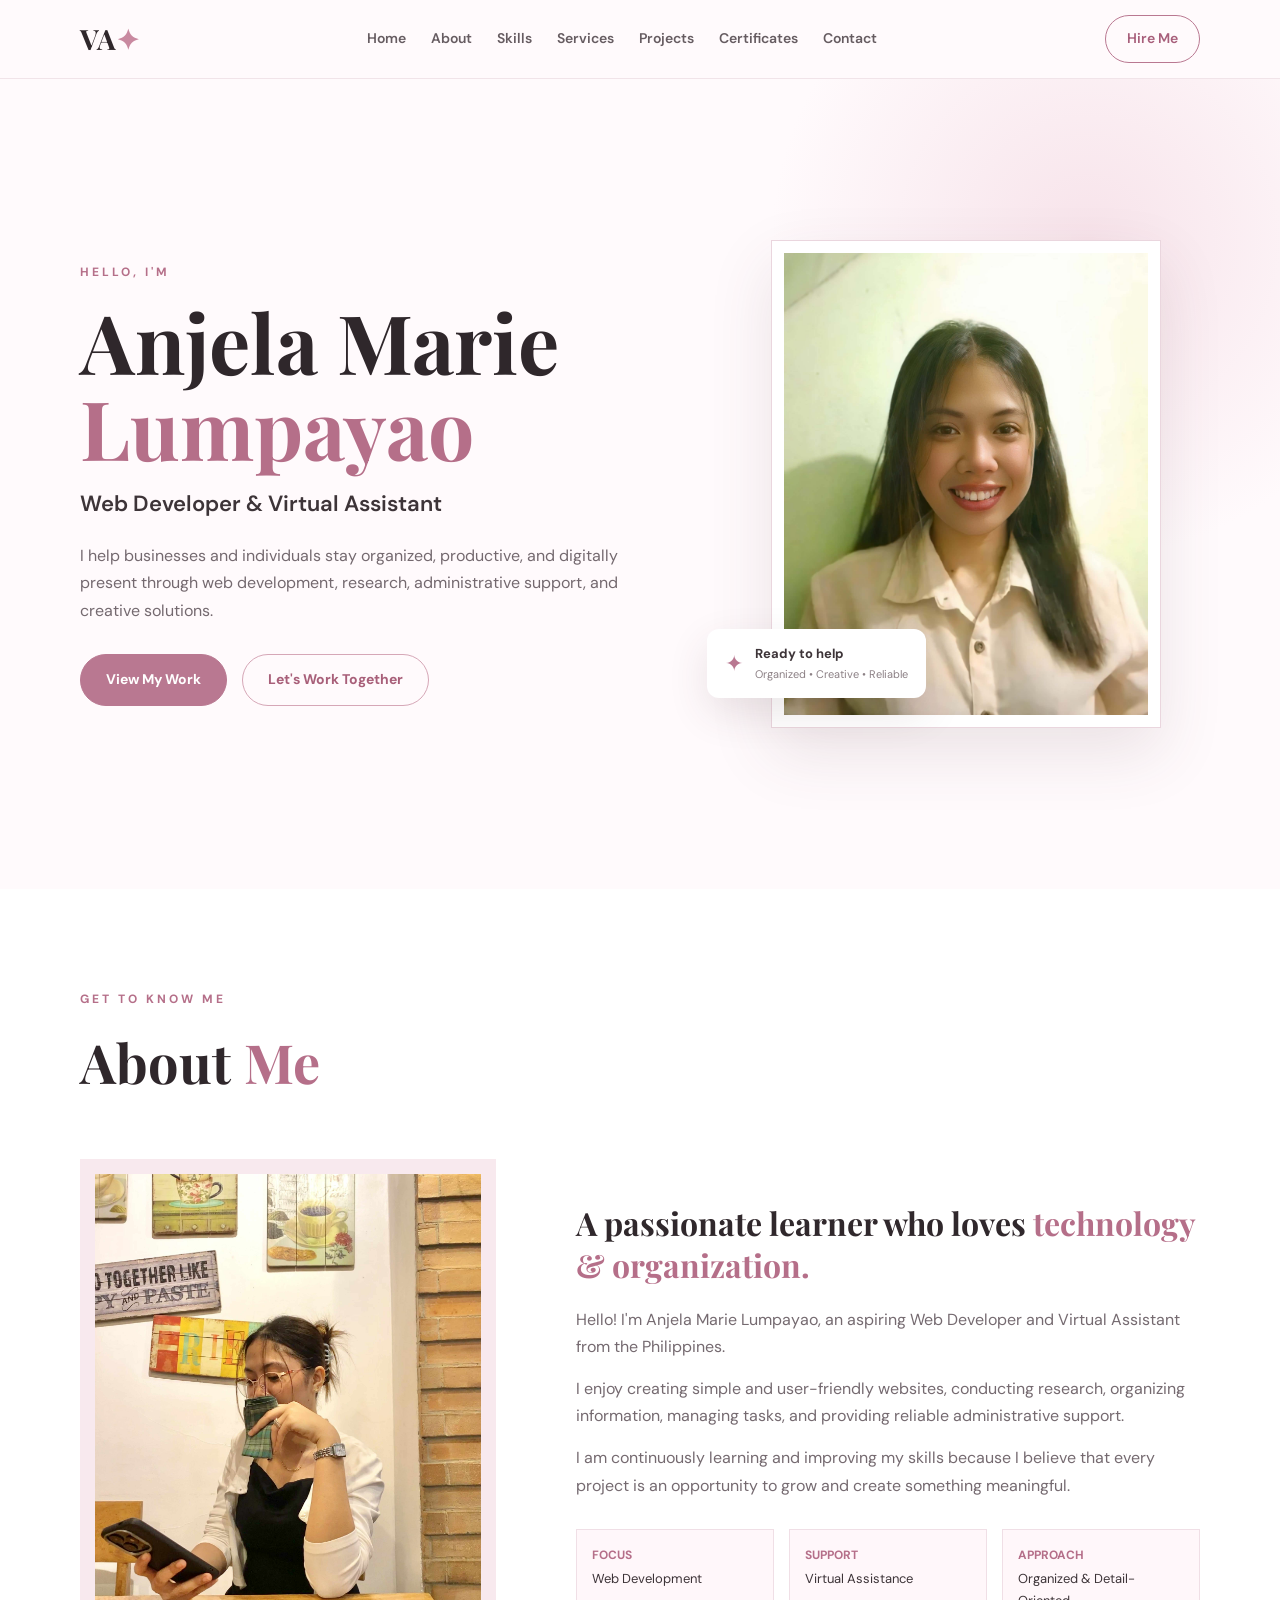
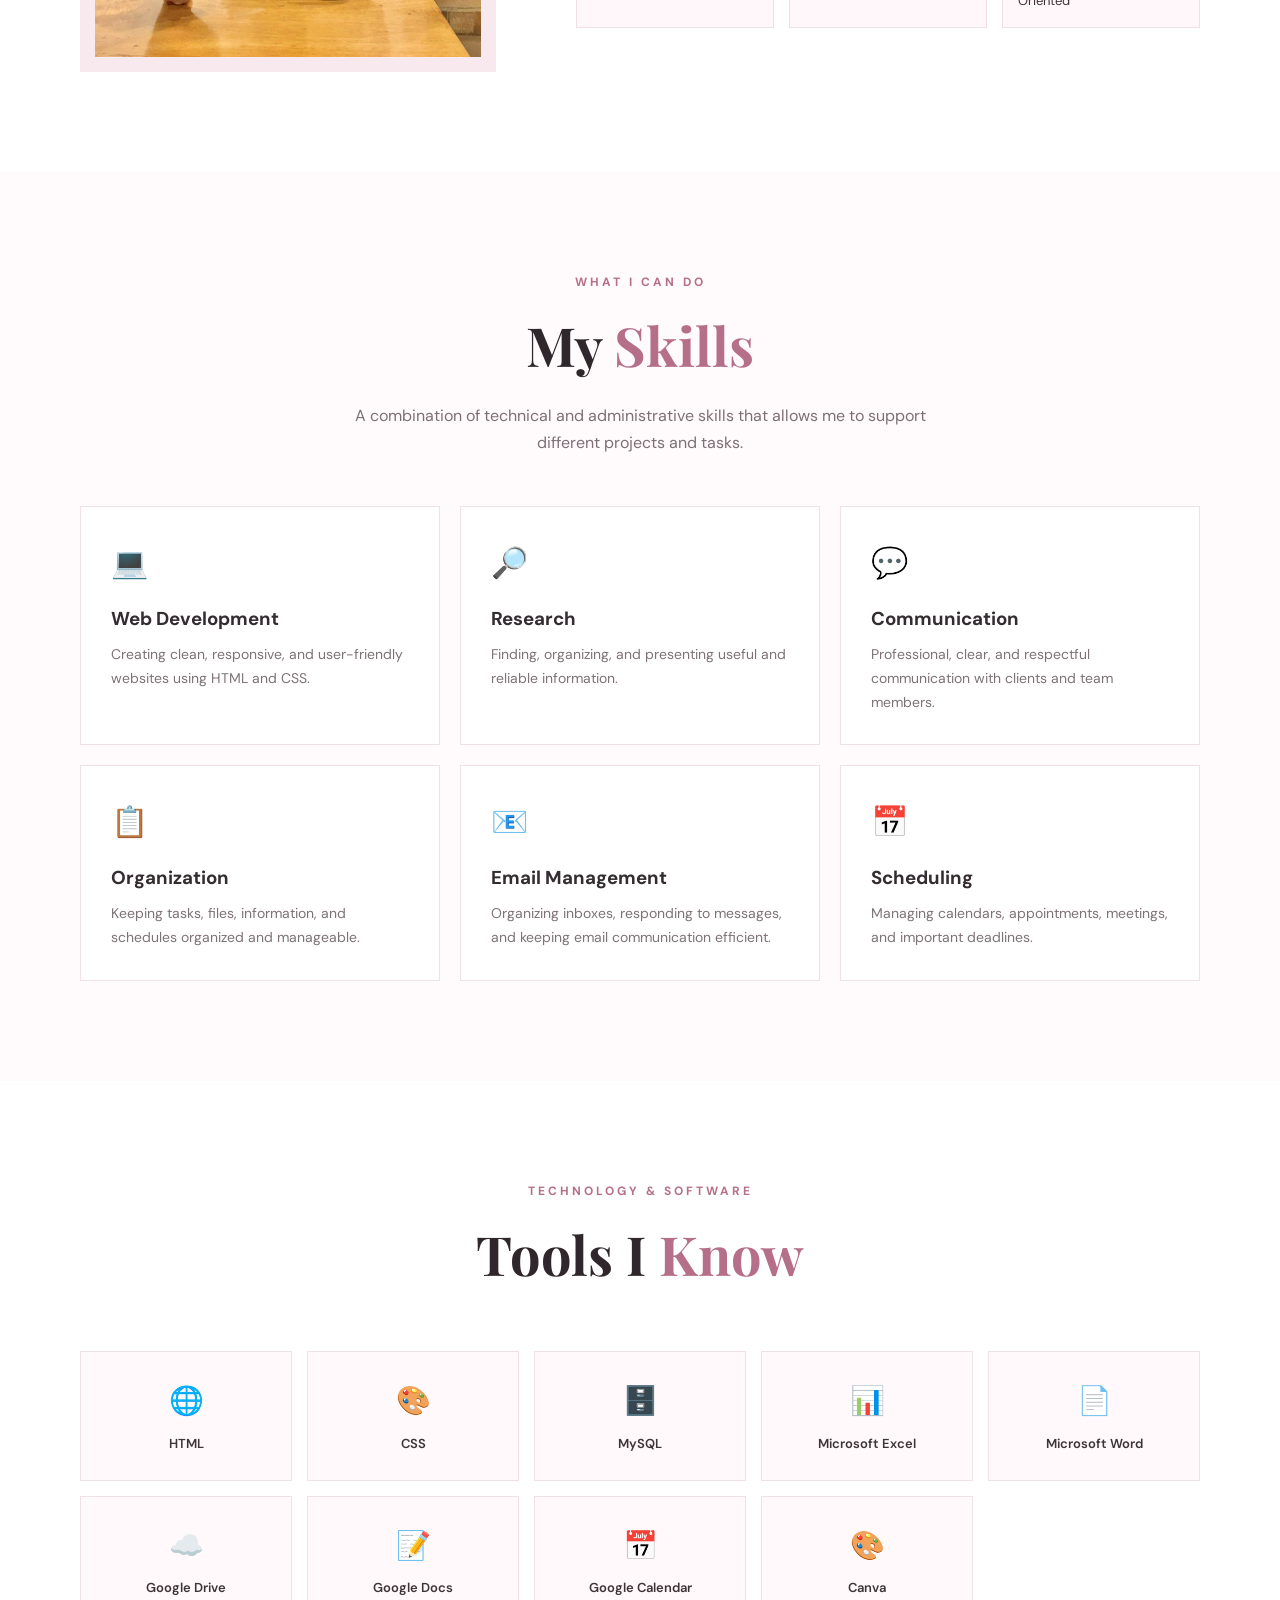
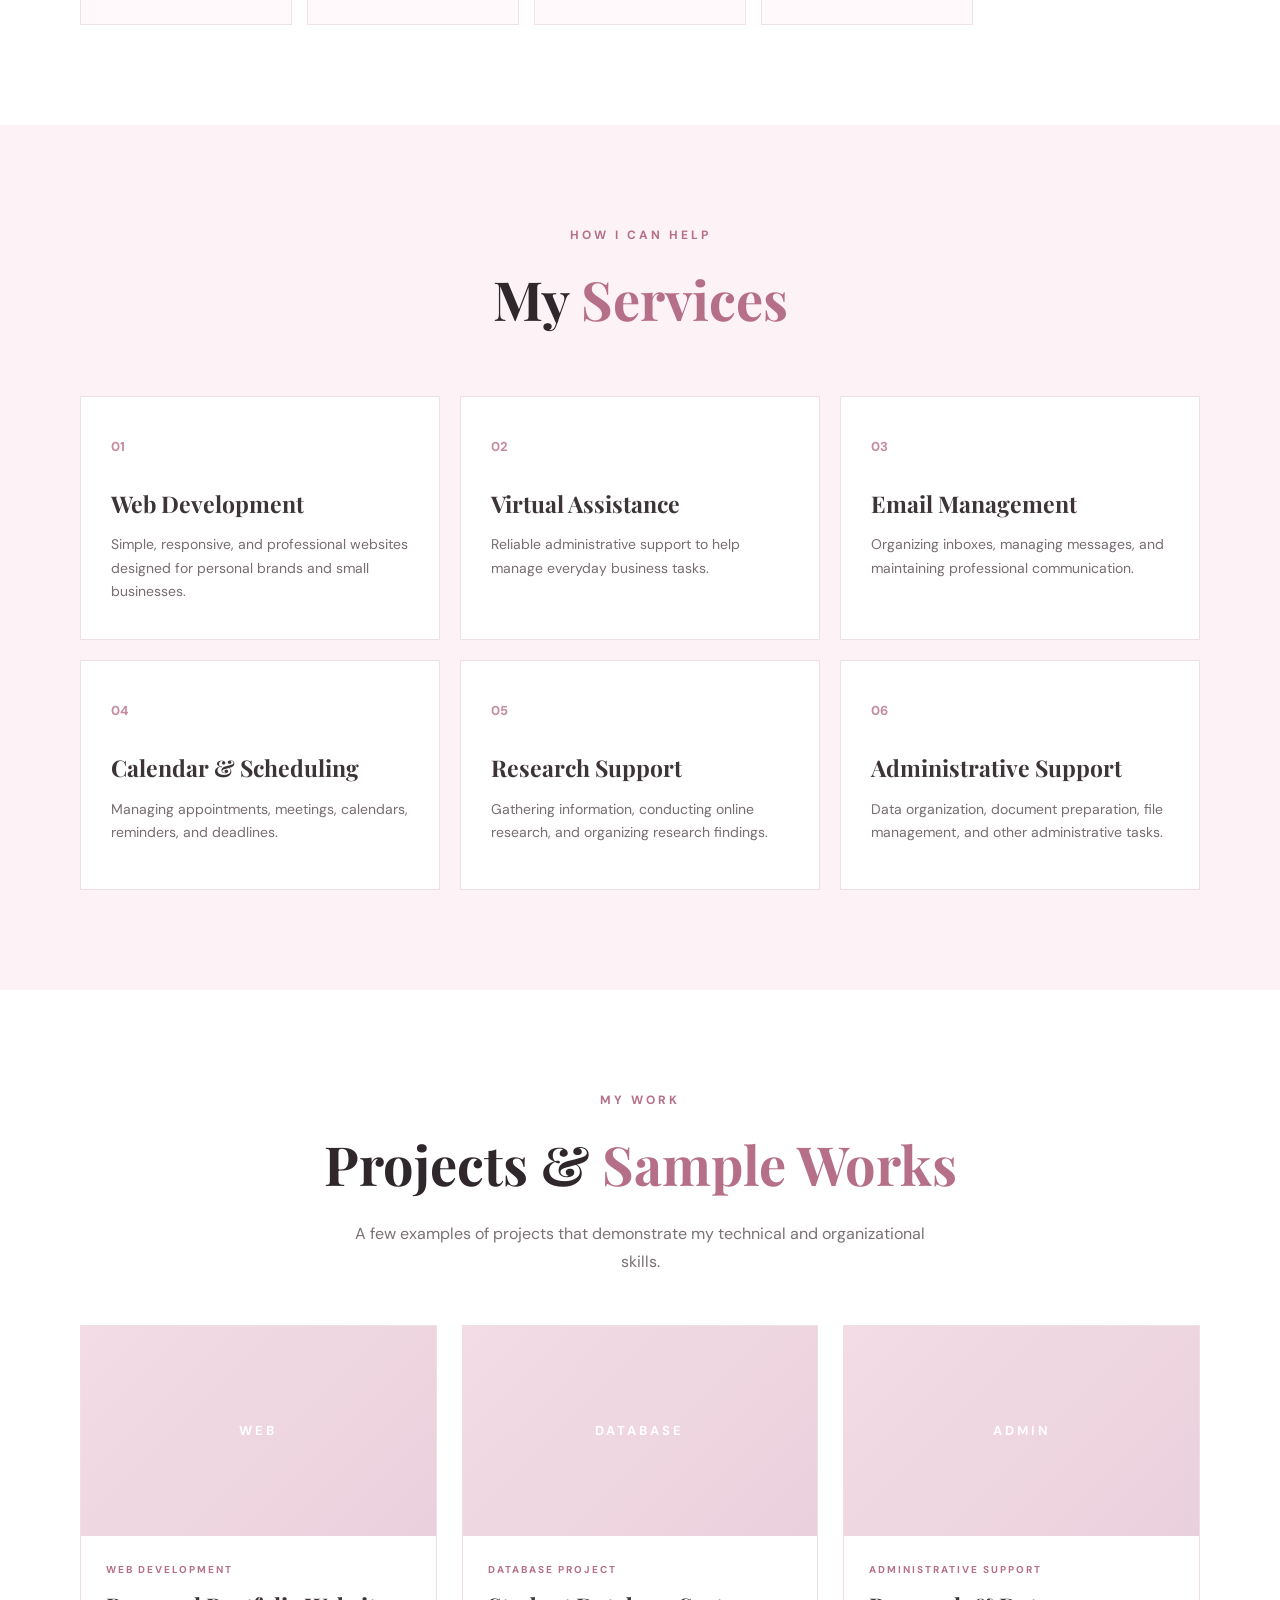
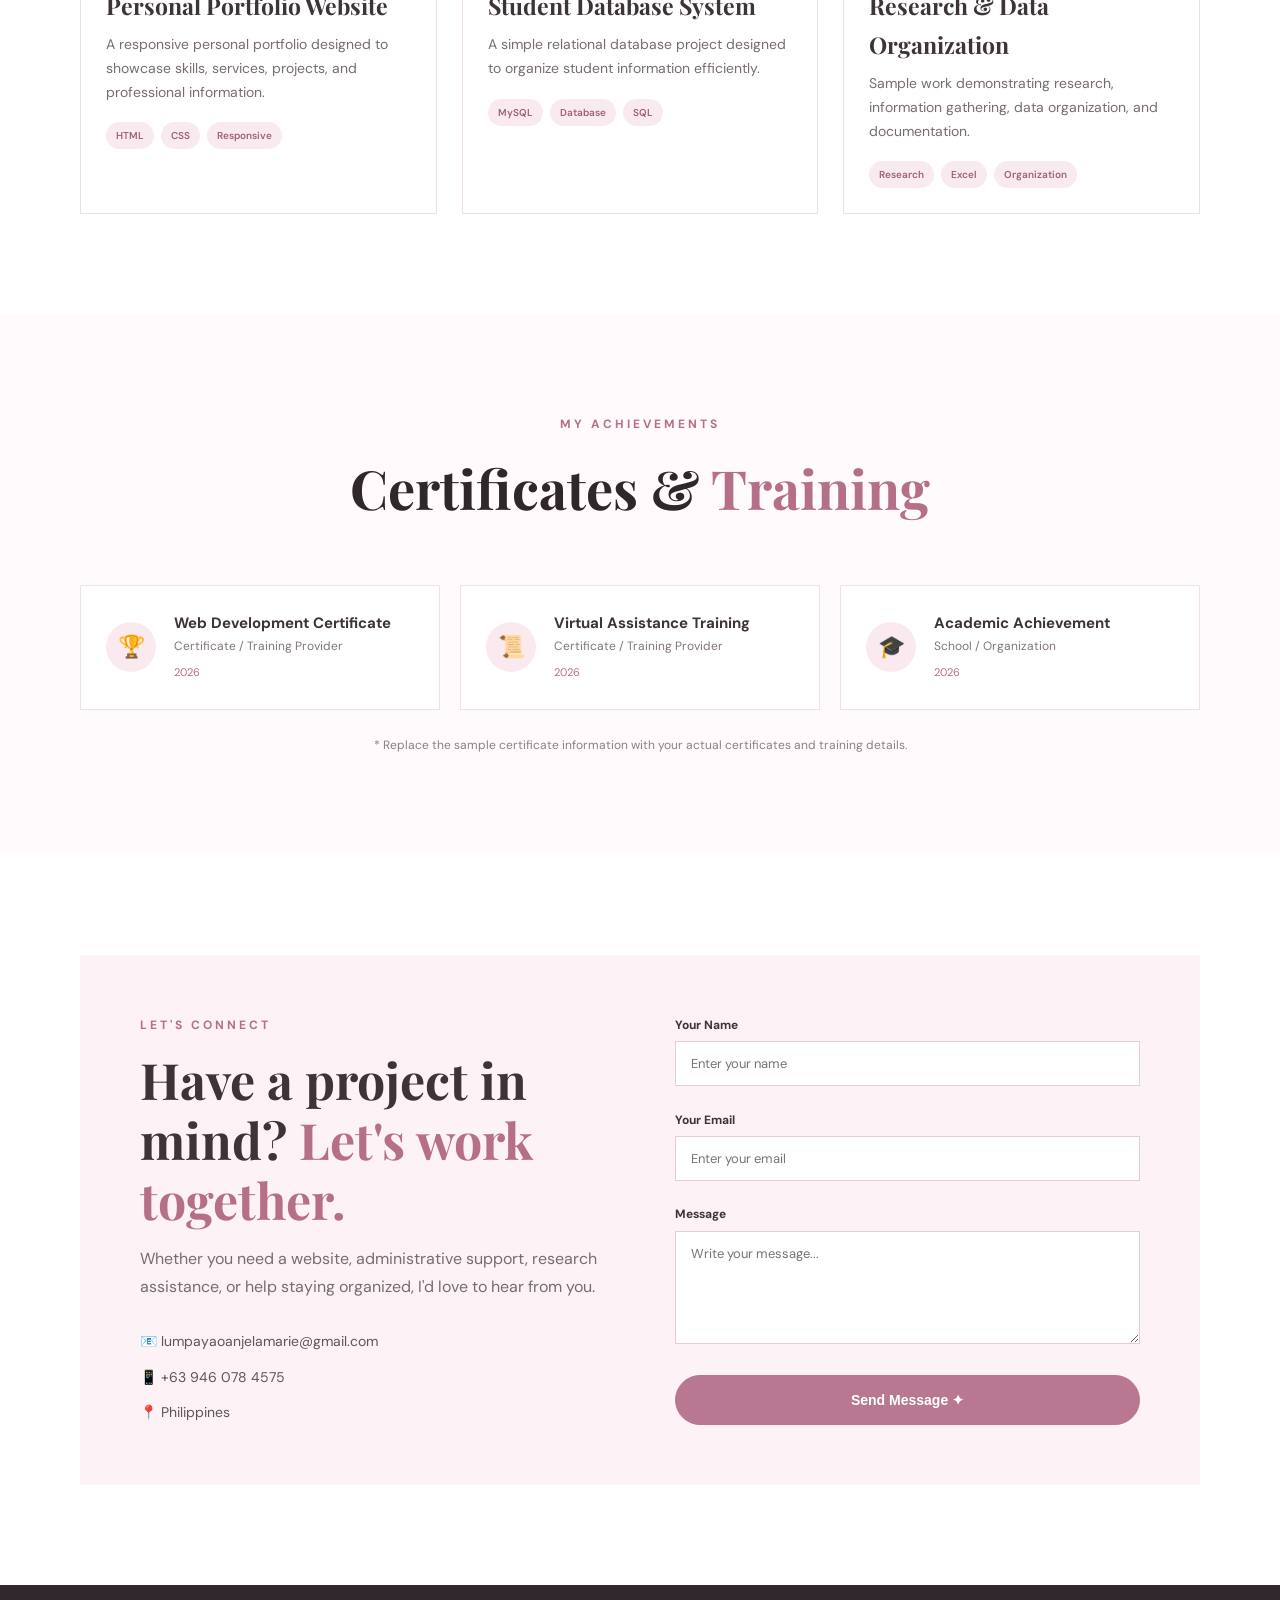
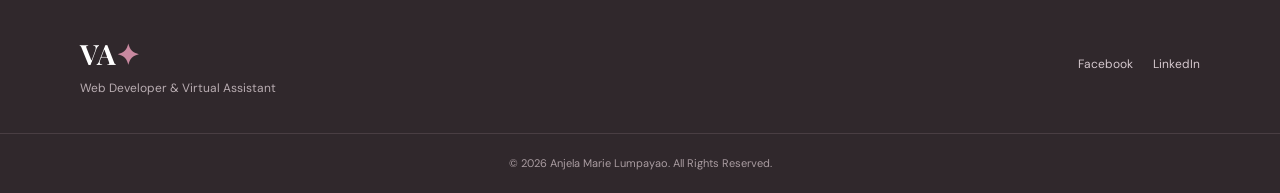
<file: index.html>
<!DOCTYPE html>
<html lang="en">
<head>
    <meta charset="UTF-8">
    <meta name="viewport" content="width=device-width, initial-scale=1.0">

    <title>Anjela Marie Lumpayao | Web Developer & Virtual Assistant</title>

    <link rel="stylesheet" href="app.css">

    <!-- Google Font -->
    <link rel="preconnect" href="https://fonts.googleapis.com">
    <link rel="preconnect" href="https://fonts.gstatic.com" crossorigin>
    <link href="https://fonts.googleapis.com/css2?family=DM+Sans:wght@400;500;600;700&family=Playfair+Display:wght@600;700&display=swap" rel="stylesheet">
</head>

<body>

    <!-- ================= HEADER ================= -->
    <header class="header">
        <div class="container nav-container">

            <a href="#home" class="logo">
                VA<span>✦</span>
            </a>

            <input type="checkbox" id="menu-toggle">
            <label for="menu-toggle" class="menu-icon">☰</label>

            <nav class="navbar">
                <a href="#home">Home</a>
                <a href="#about">About</a>
                <a href="#skills">Skills</a>
                <a href="#services">Services</a>
                <a href="#projects">Projects</a>
                <a href="#certificates">Certificates</a>
                <a href="#contact">Contact</a>
            </nav>

            <a href="#contact" class="nav-btn">Hire Me</a>

        </div>
    </header>


    <!-- ================= HOME ================= -->
    <section id="home" class="hero">
        <div class="container hero-content">

            <div class="hero-text">
                <p class="small-title">HELLO, I'M</p>

                <h1>
                    Anjela Marie<br>
                    <span>Lumpayao</span>
                </h1>

                <h2>Web Developer & Virtual Assistant</h2>

                <p class="hero-description">
                    I help businesses and individuals stay organized,
                    productive, and digitally present through web development,
                    research, administrative support, and creative solutions.
                </p>

                <div class="hero-buttons">
                    <a href="#projects" class="btn primary-btn">
                        View My Work
                    </a>

                    <a href="#contact" class="btn secondary-btn">
                        Let's Work Together
                    </a>
                </div>
            </div>

            <div class="hero-image">
                <div class="image-frame">
                    <!-- Replace with your own photo -->
                    <img src="me.jpg" alt="Anjela Marie Lumpayao">
                </div>

                <div class="floating-card">
                    <span>✦</span>
                    <div>
                        <strong>Ready to help</strong>
                        <small>Organized • Creative • Reliable</small>
                    </div>
                </div>
            </div>

        </div>
    </section>


    <!-- ================= ABOUT ================= -->
    <section id="about" class="section about">
        <div class="container">

            <div class="section-heading">
                <p class="section-label">GET TO KNOW ME</p>
                <h2>About <span>Me</span></h2>
            </div>

            <div class="about-grid">

                <div class="about-image">
                    <img src="Messenger_creation_ED1EAD9D-B602-47AB-A3A5-83C1ECD7BC79.jpeg" alt="Anjela Marie Lumpayao">
                </div>

                <div class="about-text">

                    <h3>
                        A passionate learner who loves
                        <span>technology & organization.</span>
                    </h3>

                    <p>
                        Hello! I'm Anjela Marie Lumpayao, an aspiring Web
                        Developer and Virtual Assistant from the Philippines.
                    </p>

                    <p>
                        I enjoy creating simple and user-friendly websites,
                        conducting research, organizing information, managing
                        tasks, and providing reliable administrative support.
                    </p>

                    <p>
                        I am continuously learning and improving my skills
                        because I believe that every project is an opportunity
                        to grow and create something meaningful.
                    </p>

                    <div class="about-info">

                        <div>
                            <strong>Focus</strong>
                            <span>Web Development</span>
                        </div>

                        <div>
                            <strong>Support</strong>
                            <span>Virtual Assistance</span>
                        </div>

                        <div>
                            <strong>Approach</strong>
                            <span>Organized & Detail-Oriented</span>
                        </div>

                    </div>

                </div>

            </div>

        </div>
    </section>


    <!-- ================= SKILLS ================= -->
    <section id="skills" class="section skills-section">
        <div class="container">

            <div class="section-heading center">
                <p class="section-label">WHAT I CAN DO</p>
                <h2>My <span>Skills</span></h2>
                <p>
                    A combination of technical and administrative skills
                    that allows me to support different projects and tasks.
                </p>
            </div>

            <div class="skills-grid">

                <div class="skill-card">
                    <div class="skill-icon">💻</div>
                    <h3>Web Development</h3>
                    <p>
                        Creating clean, responsive, and user-friendly
                        websites using HTML and CSS.
                    </p>
                </div>

                <div class="skill-card">
                    <div class="skill-icon">🔎</div>
                    <h3>Research</h3>
                    <p>
                        Finding, organizing, and presenting useful and
                        reliable information.
                    </p>
                </div>

                <div class="skill-card">
                    <div class="skill-icon">💬</div>
                    <h3>Communication</h3>
                    <p>
                        Professional, clear, and respectful communication
                        with clients and team members.
                    </p>
                </div>

                <div class="skill-card">
                    <div class="skill-icon">📋</div>
                    <h3>Organization</h3>
                    <p>
                        Keeping tasks, files, information, and schedules
                        organized and manageable.
                    </p>
                </div>

                <div class="skill-card">
                    <div class="skill-icon">📧</div>
                    <h3>Email Management</h3>
                    <p>
                        Organizing inboxes, responding to messages, and
                        keeping email communication efficient.
                    </p>
                </div>

                <div class="skill-card">
                    <div class="skill-icon">📅</div>
                    <h3>Scheduling</h3>
                    <p>
                        Managing calendars, appointments, meetings, and
                        important deadlines.
                    </p>
                </div>

            </div>

        </div>
    </section>


    <!-- ================= TOOLS ================= -->
    <section id="tools" class="section tools-section">
        <div class="container">

            <div class="section-heading center">
                <p class="section-label">TECHNOLOGY & SOFTWARE</p>
                <h2>Tools I <span>Know</span></h2>
            </div>

            <div class="tools-grid">

                <div class="tool">
                    <span>🌐</span>
                    <p>HTML</p>
                </div>

                <div class="tool">
                    <span>🎨</span>
                    <p>CSS</p>
                </div>

                <div class="tool">
                    <span>🗄️</span>
                    <p>MySQL</p>
                </div>

                <div class="tool">
                    <span>📊</span>
                    <p>Microsoft Excel</p>
                </div>

                <div class="tool">
                    <span>📄</span>
                    <p>Microsoft Word</p>
                </div>

                <div class="tool">
                    <span>☁️</span>
                    <p>Google Drive</p>
                </div>

                <div class="tool">
                    <span>📝</span>
                    <p>Google Docs</p>
                </div>

                <div class="tool">
                    <span>📅</span>
                    <p>Google Calendar</p>
                </div>

                <div class="tool">
                    <span>🎨</span>
                    <p>Canva</p>
                </div>

            </div>

        </div>
    </section>


    <!-- ================= SERVICES ================= -->
    <section id="services" class="section services-section">
        <div class="container">

            <div class="section-heading center">
                <p class="section-label">HOW I CAN HELP</p>
                <h2>My <span>Services</span></h2>
            </div>

            <div class="services-grid">

                <div class="service-card">
                    <span class="service-number">01</span>
                    <h3>Web Development</h3>
                    <p>
                        Simple, responsive, and professional websites
                        designed for personal brands and small businesses.
                    </p>
                </div>

                <div class="service-card">
                    <span class="service-number">02</span>
                    <h3>Virtual Assistance</h3>
                    <p>
                        Reliable administrative support to help manage
                        everyday business tasks.
                    </p>
                </div>

                <div class="service-card">
                    <span class="service-number">03</span>
                    <h3>Email Management</h3>
                    <p>
                        Organizing inboxes, managing messages, and
                        maintaining professional communication.
                    </p>
                </div>

                <div class="service-card">
                    <span class="service-number">04</span>
                    <h3>Calendar & Scheduling</h3>
                    <p>
                        Managing appointments, meetings, calendars,
                        reminders, and deadlines.
                    </p>
                </div>

                <div class="service-card">
                    <span class="service-number">05</span>
                    <h3>Research Support</h3>
                    <p>
                        Gathering information, conducting online research,
                        and organizing research findings.
                    </p>
                </div>

                <div class="service-card">
                    <span class="service-number">06</span>
                    <h3>Administrative Support</h3>
                    <p>
                        Data organization, document preparation, file
                        management, and other administrative tasks.
                    </p>
                </div>

            </div>

        </div>
    </section>


    <!-- ================= PROJECTS ================= -->
    <section id="projects" class="section projects-section">
        <div class="container">

            <div class="section-heading center">
                <p class="section-label">MY WORK</p>
                <h2>Projects & <span>Sample Works</span></h2>
                <p>
                    A few examples of projects that demonstrate my
                    technical and organizational skills.
                </p>
            </div>

            <div class="projects-grid">

                <article class="project-card">
                    <div class="project-image">
                        <span>WEB</span>
                    </div>

                    <div class="project-content">
                        <p class="project-type">WEB DEVELOPMENT</p>

                        <h3>Personal Portfolio Website</h3>

                        <p>
                            A responsive personal portfolio designed to
                            showcase skills, services, projects, and
                            professional information.
                        </p>

                        <div class="project-tags">
                            <span>HTML</span>
                            <span>CSS</span>
                            <span>Responsive</span>
                        </div>
                    </div>
                </article>


                <article class="project-card">
                    <div class="project-image">
                        <span>DATABASE</span>
                    </div>

                    <div class="project-content">
                        <p class="project-type">DATABASE PROJECT</p>

                        <h3>Student Database System</h3>

                        <p>
                            A simple relational database project designed
                            to organize student information efficiently.
                        </p>

                        <div class="project-tags">
                            <span>MySQL</span>
                            <span>Database</span>
                            <span>SQL</span>
                        </div>
                    </div>
                </article>


                <article class="project-card">
                    <div class="project-image">
                        <span>ADMIN</span>
                    </div>

                    <div class="project-content">
                        <p class="project-type">ADMINISTRATIVE SUPPORT</p>

                        <h3>Research & Data Organization</h3>

                        <p>
                            Sample work demonstrating research, information
                            gathering, data organization, and documentation.
                        </p>

                        <div class="project-tags">
                            <span>Research</span>
                            <span>Excel</span>
                            <span>Organization</span>
                        </div>
                    </div>
                </article>

            </div>

        </div>
    </section>


    <!-- ================= CERTIFICATES ================= -->
    <section id="certificates" class="section certificates-section">
        <div class="container">

            <div class="section-heading center">
                <p class="section-label">MY ACHIEVEMENTS</p>
                <h2>Certificates & <span>Training</span></h2>
            </div>

            <div class="certificate-grid">

                <div class="certificate-card">
                    <div class="certificate-icon">🏆</div>

                    <div>
                        <h3>Web Development Certificate</h3>
                        <p>Certificate / Training Provider</p>
                        <span>2026</span>
                    </div>
                </div>

                <div class="certificate-card">
                    <div class="certificate-icon">📜</div>

                    <div>
                        <h3>Virtual Assistance Training</h3>
                        <p>Certificate / Training Provider</p>
                        <span>2026</span>
                    </div>
                </div>

                <div class="certificate-card">
                    <div class="certificate-icon">🎓</div>

                    <div>
                        <h3>Academic Achievement</h3>
                        <p>School / Organization</p>
                        <span>2026</span>
                    </div>
                </div>

            </div>

            <p class="certificate-note">
                * Replace the sample certificate information with your
                actual certificates and training details.
            </p>

        </div>
    </section>


    <!-- ================= CONTACT ================= -->
    <section id="contact" class="section contact-section">
        <div class="container">

            <div class="contact-box">

                <div class="contact-text">

                    <p class="section-label">LET'S CONNECT</p>

                    <h2>
                        Have a project in mind?
                        <span>Let's work together.</span>
                    </h2>

                    <p>
                        Whether you need a website, administrative support,
                        research assistance, or help staying organized,
                        I'd love to hear from you.
                    </p>

                    <div class="contact-details">

                        <a href="mailto:lumpayaoanjelamarie@gmail.com">
                            📧 lumpayaoanjelamarie@gmail.com
                        </a>

                        <a href="#">
                            📱 +63 946 078 4575                        </a>

                        <a href="#">
                            📍 Philippines
                        </a>

                    </div>

                </div>


                <form class="contact-form">

                    <div class="input-group">
                        <label for="name">Your Name</label>
                        <input
                            type="text"
                            id="name"
                            placeholder="Enter your name"
                        >
                    </div>

                    <div class="input-group">
                        <label for="email">Your Email</label>
                        <input
                            type="email"
                            id="email"
                            placeholder="Enter your email"
                        >
                    </div>

                    <div class="input-group">
                        <label for="message">Message</label>
                        <textarea
                            id="message"
                            rows="5"
                            placeholder="Write your message..."
                        ></textarea>
                    </div>

                    <button type="submit" class="btn primary-btn">
                        Send Message ✦
                    </button>

                </form>

            </div>

        </div>
    </section>


    <!-- ================= FOOTER ================= -->
    <footer class="footer">

        <div class="container footer-content">

            <div>
                <a href="#home" class="logo">
                    VA<span>✦</span>
                </a>

                <p>
                    Web Developer & Virtual Assistant
                </p>
            </div>

            <div class="social-links">
                <a href="https://www.facebook.com/anjela.lumpayao" target="_blank">Facebook</a>
                <a href="https://www.linkedin.com/in/anjela-marie-lumpayao-098074428/" target="_blank">LinkedIn</a>
            </div>

        </div>

        <div class="copyright">
            <p>
                © 2026 Anjela Marie Lumpayao. All Rights Reserved.
            </p>
        </div>

    </footer>

</body>
</html>
</file>
<file: app.css>
/* =========================
   GENERAL
========================= */

* {
    margin: 0;
    padding: 0;
    box-sizing: border-box;
}

html {
    scroll-behavior: smooth;
}

body {
    font-family: "DM Sans", sans-serif;
    color: #3d3438;
    background: #fffafc;
    line-height: 1.7;
}

img {
    width: 100%;
    display: block;
}

a {
    text-decoration: none;
    color: inherit;
}

.container {
    width: min(1120px, 90%);
    margin: auto;
}

.section {
    padding: 100px 0;
}


/* =========================
   HEADER
========================= */

.header {
    position: sticky;
    top: 0;
    z-index: 1000;
    background: rgba(255, 250, 252, 0.95);
    backdrop-filter: blur(10px);
    border-bottom: 1px solid #f1e4e9;
}

.nav-container {
    min-height: 78px;
    display: flex;
    align-items: center;
    justify-content: space-between;
    gap: 25px;
}

.logo {
    font-family: "Playfair Display", serif;
    font-size: 28px;
    font-weight: 700;
    color: #2f272b;
}

.logo span {
    color: #c989a0;
}

.navbar {
    display: flex;
    align-items: center;
    gap: 25px;
}

.navbar a {
    font-size: 14px;
    font-weight: 600;
    color: #665c61;
    transition: 0.3s ease;
}

.navbar a:hover {
    color: #b56f89;
}

.nav-btn {
    padding: 11px 21px;
    border: 1px solid #b97891;
    border-radius: 30px;
    color: #a75e7a;
    font-size: 14px;
    font-weight: 600;
    transition: 0.3s;
}

.nav-btn:hover {
    background: #b97891;
    color: white;
}

#menu-toggle {
    display: none;
}

.menu-icon {
    display: none;
    font-size: 25px;
    cursor: pointer;
}


/* =========================
   HERO
========================= */

.hero {
    min-height: 90vh;
    display: flex;
    align-items: center;
    background:
        radial-gradient(
            circle at 85% 20%,
            #f7e3ea 0,
            transparent 25%
        ),
        #fffafc;
}

.hero-content {
    display: grid;
    grid-template-columns: 1.1fr 0.9fr;
    align-items: center;
    gap: 80px;
}

.small-title,
.section-label {
    color: #b56f89;
    letter-spacing: 3px;
    font-size: 12px;
    font-weight: 700;
}

.hero h1 {
    font-family: "Playfair Display", serif;
    font-size: clamp(48px, 7vw, 82px);
    line-height: 1.05;
    margin: 15px 0;
    color: #2f272b;
}

.hero h1 span,
.section-heading h2 span,
.about-text h3 span,
.contact-text h2 span {
    color: #b56f89;
}

.hero h2 {
    font-size: 22px;
    font-weight: 600;
    margin-bottom: 20px;
}

.hero-description {
    max-width: 620px;
    color: #74696f;
    margin-bottom: 30px;
}

.hero-buttons {
    display: flex;
    gap: 15px;
    flex-wrap: wrap;
}

.btn {
    display: inline-block;
    padding: 13px 25px;
    border-radius: 30px;
    font-size: 14px;
    font-weight: 700;
    transition: 0.3s ease;
}

.primary-btn {
    background: #b97891;
    color: white;
    border: 1px solid #b97891;
}

.primary-btn:hover {
    background: #9e5e77;
    transform: translateY(-2px);
}

.secondary-btn {
    border: 1px solid #d6a7b7;
    color: #a85f79;
}

.secondary-btn:hover {
    background: #f7e3ea;
}


/* =========================
   HERO IMAGE
========================= */

.hero-image {
    position: relative;
    display: flex;
    justify-content: center;
}

.image-frame {
    width: min(390px, 100%);
    aspect-ratio: 4 / 5;
    padding: 12px;
    background: white;
    border: 1px solid #ead6de;
    box-shadow: 0 25px 60px rgba(91, 59, 69, 0.12);
}

.image-frame img {
    height: 100%;
    object-fit: cover;
}

.floating-card {
    position: absolute;
    bottom: 30px;
    left: -25px;
    display: flex;
    align-items: center;
    gap: 12px;
    padding: 14px 18px;
    background: white;
    box-shadow: 0 15px 40px rgba(80, 48, 59, 0.12);
    border-radius: 12px;
}

.floating-card span {
    font-size: 22px;
    color: #b97891;
}

.floating-card strong,
.floating-card small {
    display: block;
}

.floating-card strong {
    font-size: 13px;
}

.floating-card small {
    color: #8c8085;
    font-size: 11px;
}


/* =========================
   SECTION HEADINGS
========================= */

.section-heading {
    margin-bottom: 50px;
}

.section-heading h2 {
    font-family: "Playfair Display", serif;
    font-size: clamp(38px, 5vw, 54px);
    color: #2f272b;
    margin-top: 8px;
}

.section-heading.center {
    text-align: center;
}

.section-heading.center > p:last-child {
    max-width: 600px;
    margin: 10px auto 0;
    color: #7c7076;
}


/* =========================
   ABOUT
========================= */

.about {
    background: white;
}

.about-grid {
    display: grid;
    grid-template-columns: 0.8fr 1.2fr;
    gap: 80px;
    align-items: center;
}

.about-image {
    padding: 15px;
    background: #f8e9ee;
}

.about-image img {
    aspect-ratio: 4 / 5;
    object-fit: cover;
}

.about-text h3 {
    font-family: "Playfair Display", serif;
    font-size: 32px;
    line-height: 1.3;
    margin-bottom: 20px;
    color: #30282c;
}

.about-text p {
    color: #756a70;
    margin-bottom: 15px;
}

.about-info {
    display: grid;
    grid-template-columns: repeat(3, 1fr);
    margin-top: 30px;
    gap: 15px;
}

.about-info div {
    padding: 15px;
    background: #fff7fa;
    border: 1px solid #f0dfe6;
}

.about-info strong,
.about-info span {
    display: block;
}

.about-info strong {
    color: #b56f89;
    font-size: 12px;
    text-transform: uppercase;
}

.about-info span {
    font-size: 13px;
    margin-top: 3px;
}


/* =========================
   SKILLS
========================= */

.skills-section {
    background: #fffafc;
}

.skills-grid {
    display: grid;
    grid-template-columns: repeat(3, 1fr);
    gap: 20px;
}

.skill-card {
    padding: 30px;
    background: white;
    border: 1px solid #f0e1e7;
    transition: 0.3s;
}

.skill-card:hover {
    transform: translateY(-6px);
    box-shadow: 0 15px 40px rgba(96, 57, 69, 0.09);
}

.skill-icon {
    font-size: 30px;
    margin-bottom: 15px;
}

.skill-card h3 {
    margin-bottom: 8px;
    color: #332c30;
}

.skill-card p {
    font-size: 14px;
    color: #7d7277;
}


/* =========================
   TOOLS
========================= */

.tools-section {
    background: white;
}

.tools-grid {
    display: grid;
    grid-template-columns: repeat(5, 1fr);
    gap: 15px;
}

.tool {
    padding: 25px 15px;
    text-align: center;
    background: #fff9fb;
    border: 1px solid #f0e0e7;
    transition: 0.3s;
}

.tool:hover {
    transform: translateY(-4px);
    border-color: #d9a9b9;
}

.tool span {
    font-size: 28px;
}

.tool p {
    margin-top: 8px;
    font-size: 13px;
    font-weight: 600;
}


/* =========================
   SERVICES
========================= */

.services-section {
    background: #fdf2f6;
}

.services-grid {
    display: grid;
    grid-template-columns: repeat(3, 1fr);
    gap: 20px;
}

.service-card {
    position: relative;
    padding: 35px 30px;
    background: white;
    min-height: 230px;
    border: 1px solid #f0dfe6;
}

.service-number {
    color: #c58a9f;
    font-size: 13px;
    font-weight: 700;
}

.service-card h3 {
    font-family: "Playfair Display", serif;
    font-size: 23px;
    margin: 25px 0 10px;
}

.service-card p {
    color: #776c72;
    font-size: 14px;
}


/* =========================
   PROJECTS
========================= */

.projects-section {
    background: white;
}

.projects-grid {
    display: grid;
    grid-template-columns: repeat(3, 1fr);
    gap: 25px;
}

.project-card {
    overflow: hidden;
    border: 1px solid #eedfe5;
    background: white;
}

.project-image {
    height: 210px;
    background:
        linear-gradient(
            135deg,
            #f3dce5,
            #ead0dc
        );
    display: flex;
    align-items: center;
    justify-content: center;
}

.project-image span {
    color: white;
    font-weight: 700;
    letter-spacing: 3px;
    font-size: 13px;
}

.project-content {
    padding: 25px;
}

.project-type {
    color: #b56f89;
    font-size: 10px;
    font-weight: 700;
    letter-spacing: 2px;
}

.project-content h3 {
    margin: 8px 0;
    font-family: "Playfair Display", serif;
    font-size: 23px;
}

.project-content > p:not(.project-type) {
    color: #776c72;
    font-size: 14px;
}

.project-tags {
    display: flex;
    gap: 7px;
    flex-wrap: wrap;
    margin-top: 18px;
}

.project-tags span {
    padding: 5px 10px;
    border-radius: 20px;
    background: #f9eaf0;
    color: #9f6178;
    font-size: 10px;
    font-weight: 600;
}


/* =========================
   CERTIFICATES
========================= */

.certificates-section {
    background: #fffafc;
}

.certificate-grid {
    display: grid;
    grid-template-columns: repeat(3, 1fr);
    gap: 20px;
}

.certificate-card {
    display: flex;
    align-items: center;
    gap: 18px;
    padding: 25px;
    background: white;
    border: 1px solid #f0e0e7;
}

.certificate-icon {
    width: 50px;
    height: 50px;
    flex-shrink: 0;
    display: grid;
    place-items: center;
    background: #faeaf0;
    border-radius: 50%;
    font-size: 22px;
}

.certificate-card h3 {
    font-size: 15px;
}

.certificate-card p {
    font-size: 12px;
    color: #81757a;
}

.certificate-card span {
    font-size: 11px;
    color: #b56f89;
}

.certificate-note {
    text-align: center;
    margin-top: 25px;
    font-size: 12px;
    color: #8c7f85;
}


/* =========================
   CONTACT
========================= */

.contact-section {
    background: #fff;
}

.contact-box {
    display: grid;
    grid-template-columns: 1fr 1fr;
    gap: 70px;
    padding: 60px;
    background: #fdf2f6;
}

.contact-text h2 {
    font-family: "Playfair Display", serif;
    font-size: clamp(35px, 4vw, 50px);
    line-height: 1.2;
    margin: 15px 0;
}

.contact-text > p:not(.section-label) {
    color: #776c72;
    margin-bottom: 30px;
}

.contact-details {
    display: grid;
    gap: 12px;
}

.contact-details a {
    font-size: 14px;
    color: #5f555a;
}

.contact-details a:hover {
    color: #b56f89;
}

.contact-form {
    display: grid;
    gap: 17px;
}

.input-group label {
    display: block;
    font-size: 12px;
    font-weight: 700;
    margin-bottom: 6px;
}

.input-group input,
.input-group textarea {
    width: 100%;
    padding: 13px 15px;
    border: 1px solid #e5ccd6;
    background: white;
    outline: none;
    font-family: inherit;
    font-size: 13px;
}

.input-group textarea {
    resize: vertical;
}

.input-group input:focus,
.input-group textarea:focus {
    border-color: #b97891;
}


/* =========================
   FOOTER
========================= */

.footer {
    background: #30282c;
    color: #eee4e8;
    padding-top: 45px;
}

.footer-content {
    display: flex;
    justify-content: space-between;
    align-items: center;
    gap: 30px;
}

.footer .logo {
    color: white;
}

.footer-content p {
    color: #b9adb2;
    font-size: 12px;
}

.social-links {
    display: flex;
    gap: 20px;
}

.social-links a {
    font-size: 12px;
    color: #d5c8ce;
}

.social-links a:hover {
    color: #e5a8bd;
}

.copyright {
    margin-top: 35px;
    padding: 20px;
    border-top: 1px solid #493e43;
    text-align: center;
}

.copyright p {
    font-size: 11px;
    color: #a99ca1;
}


/* =========================
   RESPONSIVE DESIGN
========================= */

@media (max-width: 1000px) {

    .navbar {
        gap: 14px;
    }

    .hero-content {
        gap: 40px;
    }

    .tools-grid {
        grid-template-columns: repeat(3, 1fr);
    }

    .skills-grid,
    .services-grid,
    .projects-grid {
        grid-template-columns: repeat(2, 1fr);
    }

    .certificate-grid {
        grid-template-columns: 1fr;
    }
}


@media (max-width: 768px) {

    .section {
        padding: 75px 0;
    }

    .nav-container {
        position: relative;
    }

    .menu-icon {
        display: block;
        margin-left: auto;
    }

    .nav-btn {
        display: none;
    }

    .navbar {
        position: absolute;
        top: 78px;
        left: 0;
        width: 100%;
        padding: 20px;
        background: white;
        border-top: 1px solid #f0e0e7;

        display: none;
        flex-direction: column;
        align-items: flex-start;
        gap: 18px;
    }

    #menu-toggle:checked ~ .navbar {
        display: flex;
    }

    .hero {
        padding: 70px 0;
    }

    .hero-content {
        grid-template-columns: 1fr;
        text-align: center;
    }

    .hero-description {
        margin-left: auto;
        margin-right: auto;
    }

    .hero-buttons {
        justify-content: center;
    }

    .hero-image {
        margin-top: 25px;
    }

    .floating-card {
        left: 5%;
    }

    .about-grid {
        grid-template-columns: 1fr;
        gap: 40px;
    }

    .about-image {
        max-width: 450px;
        margin: auto;
    }

    .skills-grid,
    .services-grid,
    .projects-grid {
        grid-template-columns: 1fr 1fr;
    }

    .contact-box {
        grid-template-columns: 1fr;
        padding: 40px 25px;
        gap: 45px;
    }

    .footer-content {
        flex-direction: column;
        text-align: center;
    }
}


@media (max-width: 550px) {

    .hero h1 {
        font-size: 48px;
    }

    .hero h2 {
        font-size: 18px;
    }

    .section-heading h2 {
        font-size: 40px;
    }

    .skills-grid,
    .services-grid,
    .projects-grid,
    .tools-grid {
        grid-template-columns: 1fr;
    }

    .about-info {
        grid-template-columns: 1fr;
    }

    .hero-buttons {
        flex-direction: column;
    }

    .hero-buttons .btn {
        width: 100%;
        text-align: center;
    }

    .floating-card {
        position: relative;
        bottom: auto;
        left: auto;
        margin-top: -40px;
        z-index: 2;
    }

    .contact-box {
        padding: 35px 20px;
    }

    .social-links {
        flex-wrap: wrap;
        justify-content: center;
    }
}
</file>
